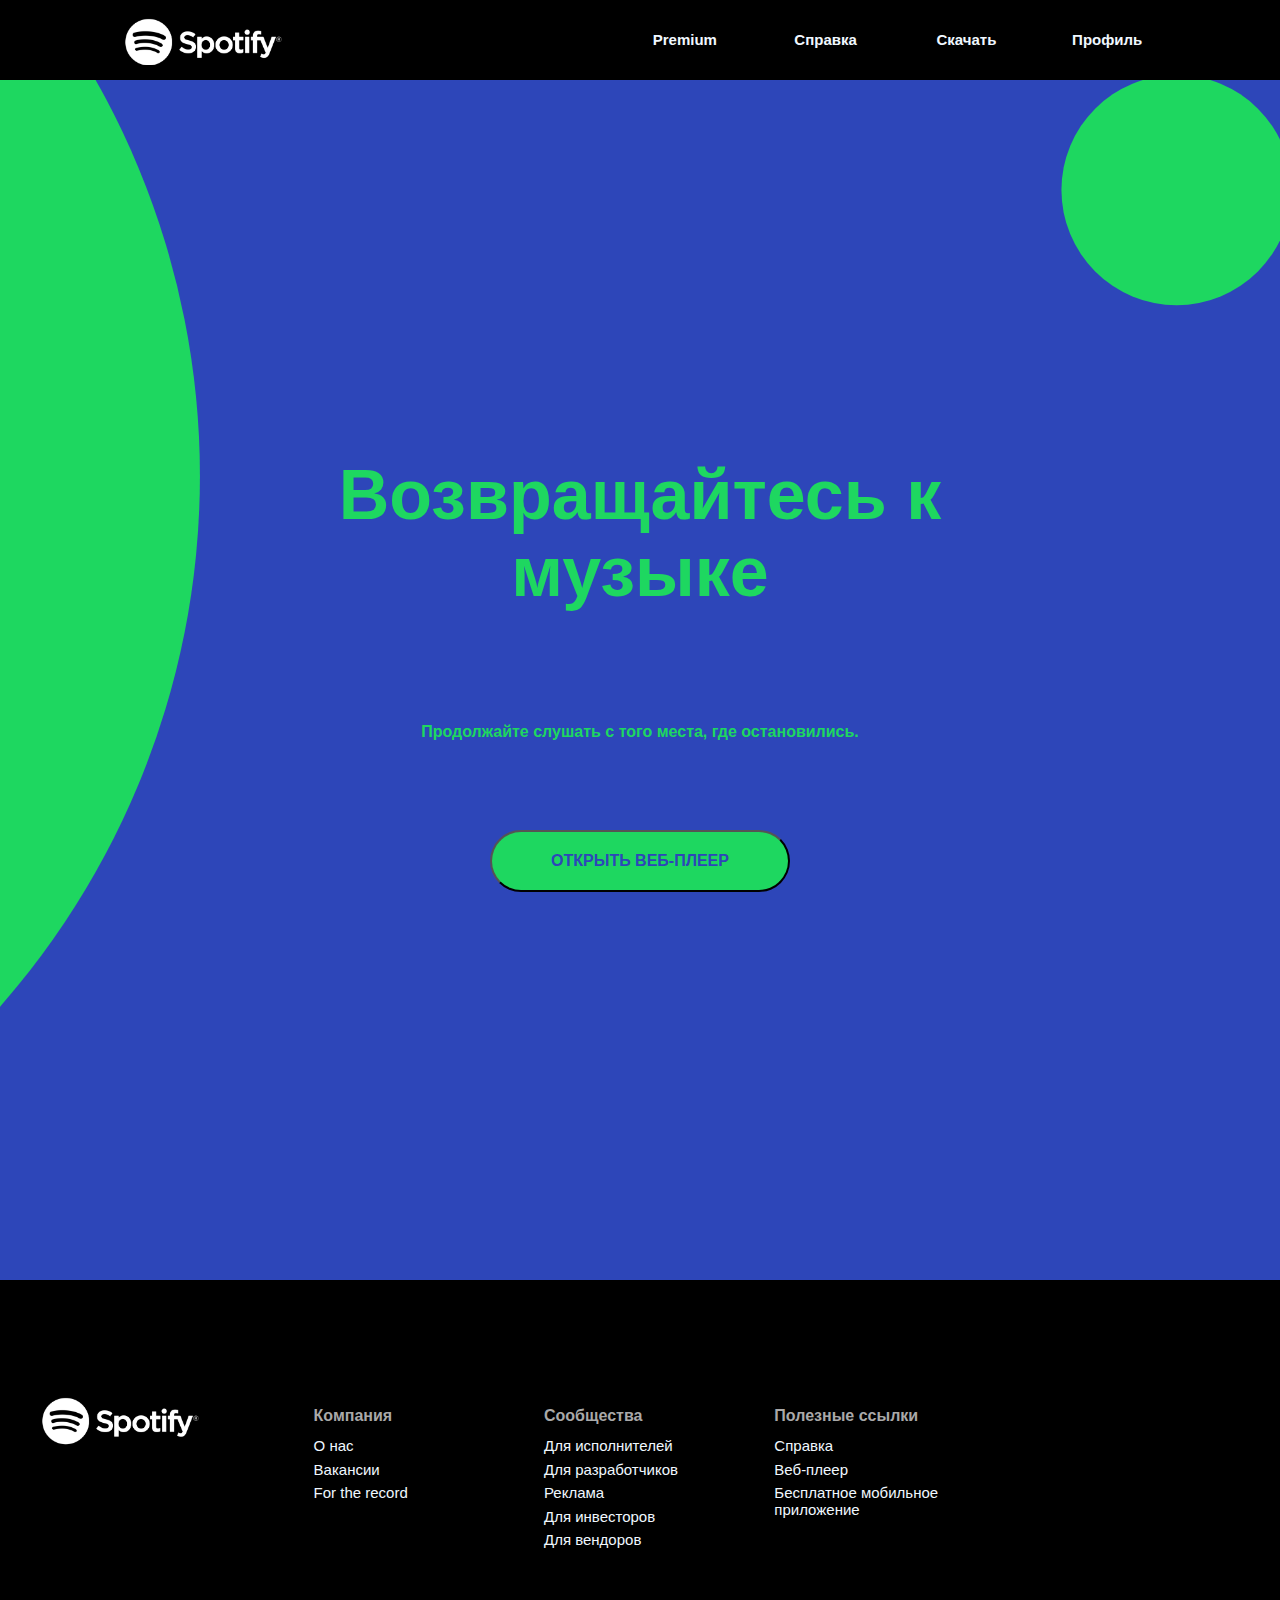
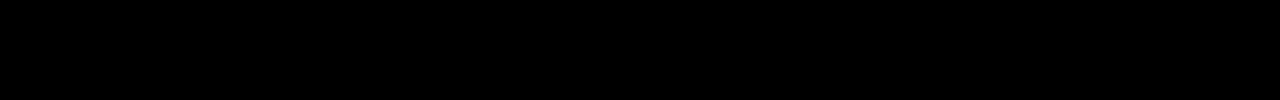
<file: public/index.html>
<!DOCTYPE html>
<html lang="en">
  <head>
    <meta charset="utf-8" />
    <link rel="icon" href="favicon.ico" />
    <link rel="stylesheet" href="style.css" />
    <meta name="viewport" content="width=device-width, initial-scale=1" />
    <meta name="theme-color" content="#000000" />
    <meta
      name="description"
      content="Web site created using create-react-app"
    />
    <title>Spoty</title>
  </head>

  <body>
    <noscript>You need to enable JavaScript to run this app.</noscript>

    <div>
      <header>
        <div class="header_container">
          <div class="logo"></div>
          <h1><a>Premium</a></h1>
          <h1><a>Справка</a></h1>
          <h1><a>Скачать</a></h1>
          <h1><a>Профиль</a></h1>
        </div>
      </header>
    </div>

    <div class="main" id="root">
      <div class="main_note">
        <h1 class="main_note_text">Возвращайтесь к музыке</h1>
      </div>
      <div class="sub_note">
        <h2>Продолжайте слушать с того места, где остановились.</h2>
      </div>
      <div class="tiny_note">
        <a href="player.html">
          <button class="open_button" id="player_button">
            ОТКРЫТЬ ВЕБ-ПЛЕЕР
          </button>
        </a>
      </div>
    </div>

    <div>
      <footer>
        <div class="footer_container">
          <div class="logo"></div>
          <div class="footer_column">
            <h2>Компания</h2>
            <a>О нас</a>
            <a>Вакансии</a>
            <a>For the record</a>
          </div>
          <div class="footer_column">
            <h2>Сообщества</h2>
            <a>Для исполнителей</a>
            <a>Для разработчиков</a>
            <a>Реклама</a>
            <a>Для инвесторов</a>
            <a>Для вендоров</a>
          </div>
          <div class="footer_column">
            <h2>Полезные ссылки</h2>
            <a>Справка</a>
            <a>Веб-плеер</a>
            <a>Бесплатное мобильное приложение</a>
          </div>
        </div>
      </footer>
    </div>
  </body>
</html>
</file>
<file: public/style.css>
@media only screen and (min-width: 1500px) and (max-width: 2144px) {
    .main{
        background-size: 180%;
        background-position: center;
    }
    .main_note_text{
        font-size: 90px;
    }
  }
  
  @media only screen and (min-width: 0px) and (max-width: 1500px) {
    .main{
        background-size: 320%;
        background-position: bottom;
    }
    .main_note_text{
        font-size: 70px;
    }
  }

.header_container{
    background-color: black;
    height:80px;
    width: 100%;
    display: grid;
    grid-template-columns: 40% repeat(4, 11%);
    flex-direction: row;
    justify-content: center;
    align-items: center;
}

body{
    height: 100%;
    width: 100%;
    margin: 0;
}

.main{
    height: 1200px;
    width: 100%;
    display: flex;
    align-items: center;
    justify-content: center;
    flex-direction: column;
    background-repeat: space;
    background-image: url("bursts.svg");
    background-color: #2D46B9;
}

.main_note{
    height: 25%;
    width:60%;
}

.main_note_text{
    color: #1ED760;
    font-weight: bolder;
    text-align: center;
}

.sub_note{
    height: 10%;
    width:fit-content;
    text-align: center;
}

.sub_note>h2{
    color: #1ED760;
    font-size: medium;
}

.tiny_note{
    height: 10%;
    width:fit-content
}

.open_button{
    width: 300px;
    height: 90;
    border-radius: 45px;
    background-color: #1ED760;
    color: #2D46B9;
    font-size: medium;
    font-weight:700;
    padding:20px;
}

.open_button:hover{
    cursor: pointer;
}

.footer_container{
    background-color: black;
    height: 350px;
    width: 100%;
    display: grid;
    grid-template-columns: 20% repeat(3, 15%) 20%;
    justify-content: space-around;
    align-content: center;
    flex-wrap: wrap;
    padding-bottom: 50px;
    padding-top: 20px;
    min-width: 1000px;
}

.footer_container>div{
    height: 100%;
}

.logo{
    background-image: url(spotyLogo.png);
    background-size: 80%;
    width: 200px;
    background-position: top;
    height: fit-content;
    height: 50px;
    background-repeat: no-repeat;
}

h1{
    text-align: center;
}

.footer_column{
    display: flex;
    flex-direction: column;
    width: 100%;
    height: 150px;
    min-width: 200px;
    margin-right: 50px;
}

h2{
    font-weight: bolder ;
    color: darkgrey;
    font-kerning: normal;
    text-align: left;
    font-size: 16px;
}
a{
    margin-bottom: 7px;
}

*{
    font-size: 15px;
    line-height: 1.1;
    color: aliceblue;
    font-family:Verdana, Geneva, Tahoma, sans-serif;
}
</file>
